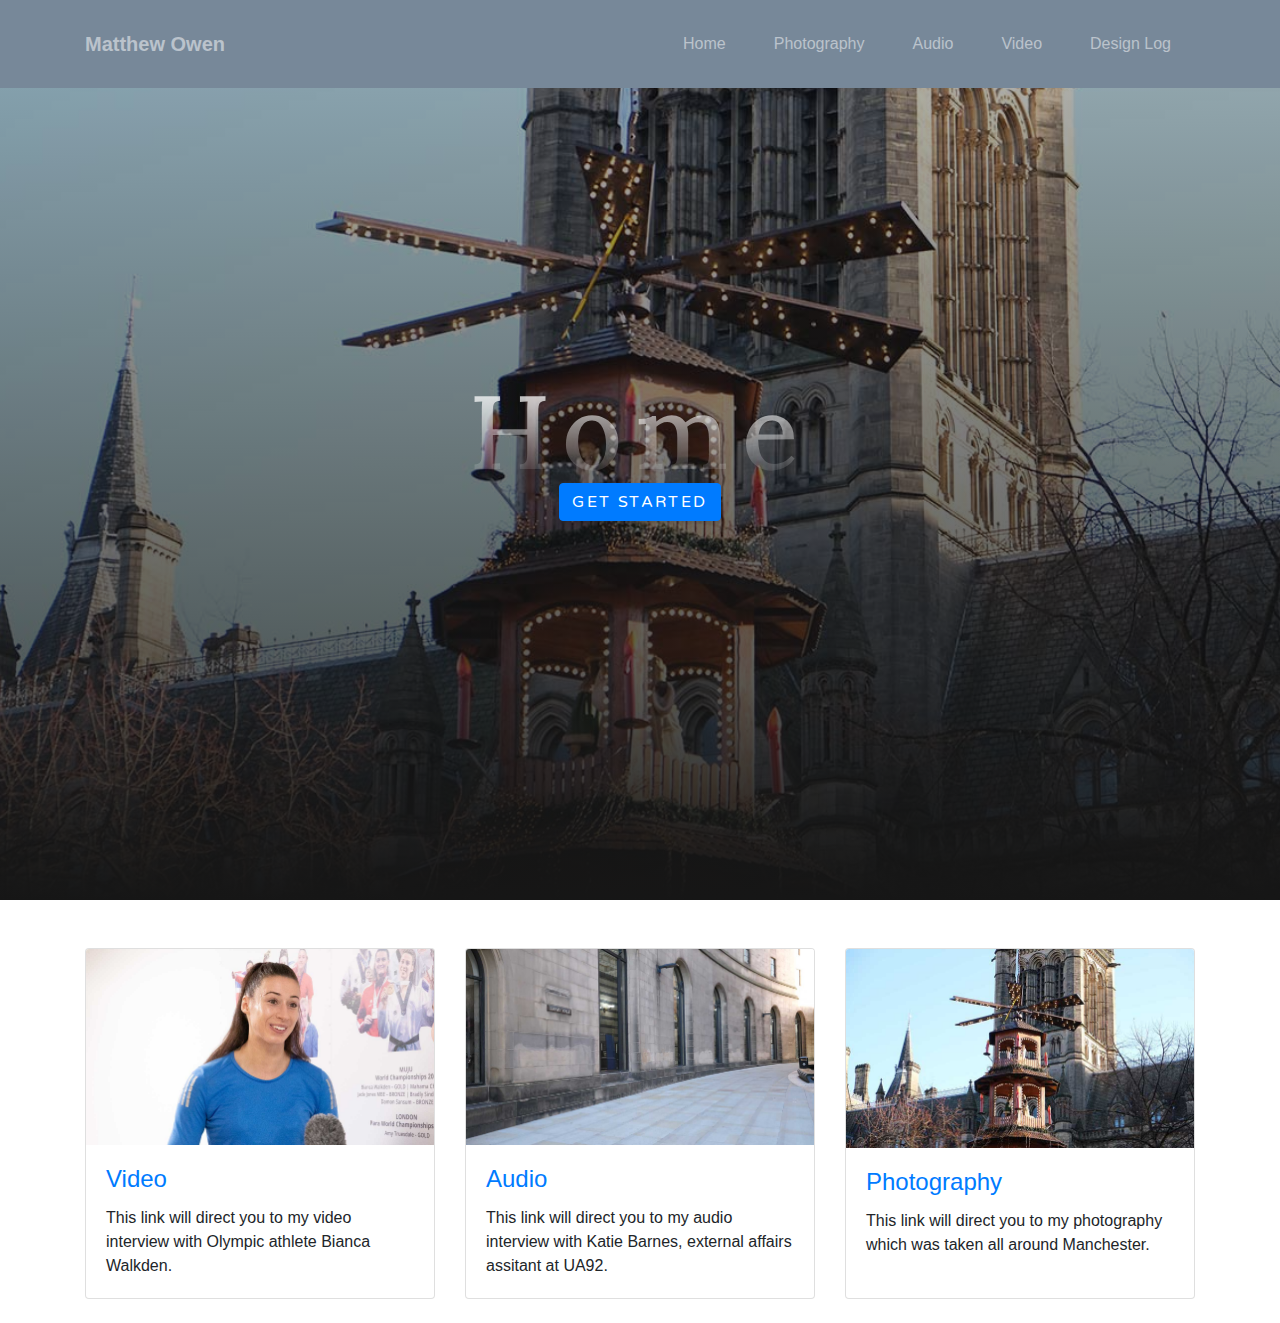
<file: index.html>
<!DOCTYPE html>
<html lang="en">

<head>

  <meta charset="utf-8">
  <meta name="viewport" content="width=device-width, initial-scale=1, shrink-to-fit=no">
  <meta name="description" content="">
  <meta name="author" content="">

  <title>Grayscale - Start Bootstrap Theme</title>

  <!-- Bootstrap core CSS -->
  <link href="vendor/bootstrap/css/bootstrap.min.css" rel="stylesheet">

  <!-- Custom fonts for this template -->
  <link href="vendor/fontawesome-free/css/all.min.css" rel="stylesheet">
  <link href="https://fonts.googleapis.com/css?family=Varela+Round" rel="stylesheet">
  <link href="https://fonts.googleapis.com/css?family=Nunito:200,200i,300,300i,400,400i,600,600i,700,700i,800,800i,900,900i" rel="stylesheet">

  <link href="https://fonts.googleapis.com/css?family=Lora|Nanum+Gothic&display=swap" rel="stylesheet">

  <!-- Custom styles for this template -->
  <link href="css/grayscale.css" rel="stylesheet">

</head>

<body id="page-top">

  <!-- Navigation -->
  <nav class="navbar navbar-expand-lg navbar-light fixed-top" id="mainNav">
    <div class="container">
      <a class="navbar-brand js-scroll-trigger" href="#page-top">Matthew Owen</a>
      <button class="navbar-toggler navbar-toggler-right" type="button" data-toggle="collapse" data-target="#navbarResponsive" aria-controls="navbarResponsive" aria-expanded="false" aria-label="Toggle navigation">
        Menu
        <i class="fas fa-bars"></i>
      </button>
      <div class="collapse navbar-collapse" id="navbarResponsive">
        <ul class="navbar-nav ml-auto">
          <li class="nav-item">
            <li class="nav-item">
              <a class="nav-link" href="index.html">Home</a>
            </li>
            <a class="nav-link" href="photography.html">Photography</a>
          </li>
          <li class="nav-item">
            <a class="nav-link" href="audio.html">Audio</a>
          </li>
          <li class="nav-item">
            <a class="nav-link" href="video.html">Video</a>
          </li>
          <li class="nav-item">
            <a class="nav-link" href="design-log.html">Design Log</a>
          </li>
        </ul>
      </div>
    </div>
  </nav>

  <!-- Header -->
  <header class="masthead">
    <div class="container d-flex h-100 align-items-center">
      <div class="mx-auto text-center">
        <h1 class="mx-auto my-0">Home</h1>

        <a href="#about" class="btn btn-primary js-scroll-trigger">Get Started</a>
      </div>
    </div>
  </header>

  <title>Code Snippet - Three Column</title>

  <!-- Bootstrap core CSS -->
  <link href="vendor/bootstrap/css/bootstrap.min.css" rel="stylesheet">

  </head>

<body>


<!-- Page Content -->
<div class="container mt-5">

  <!-- Page Heading -->


  <div class="row">
    <div class="col-lg-4 col-sm-6 mb-4">
      <div class="card h-100">
        <a href="video.html"><img class="card-img-top" src="img/bianca.jpg" alt="this image shows up a close up of bianca walkden discussing her recent achievemnt"></a>
        <div class="card-body">
          <h4 class="card-title">
            <a href="video.html">Video</a>
          </h4>
          <p class="card-text">This link will direct you to my video interview with Olympic athlete Bianca Walkden.</p>
        </div>
      </div>
    </div>
    <div class="col-lg-4 col-sm-6 mb-4">
      <div class="card h-100">
        <a href="audio.html"><img class="card-img-top" src="img/leading-lines.jpg" alt="this image shows the central libary in manchester, it also shows the walkway to the entrance"></a>
        <div class="card-body">
          <h4 class="card-title">
            <a href="audio.html">Audio</a>
          </h4>
          <p class="card-text">This link will direct you to my audio interview with Katie Barnes, external affairs assitant at UA92.

</p>
        </div>
      </div>
    </div>
    <div class="col-lg-4 col-sm-6 mb-4">
      <div class="card h-100">
        <a href="photography.html"><img class="card-img-top" src="img/xmas-market-final-images.jpg" alt="this image shows the christmas markets in manchester with the town hall in the background"></a>
        <div class="card-body">
          <h4 class="card-title">
            <a href="photography.html">Photography</a>
          </h4>
          <p class="card-text">This link will direct you to my photography which was taken all around Manchester.</p>
        </div>
      </div>




  <!-- Bootstrap core JavaScript -->
  <script src="vendor/jquery/jquery.min.js"></script>
  <script src="vendor/bootstrap/js/bootstrap.bundle.min.js"></script>

  <!-- Plugin JavaScript -->
  <script src="vendor/jquery-easing/jquery.easing.min.js"></script>

  <!-- Custom scripts for this template -->
  <script src="js/grayscale.min.js"></script>

</body>

</html>
</file>
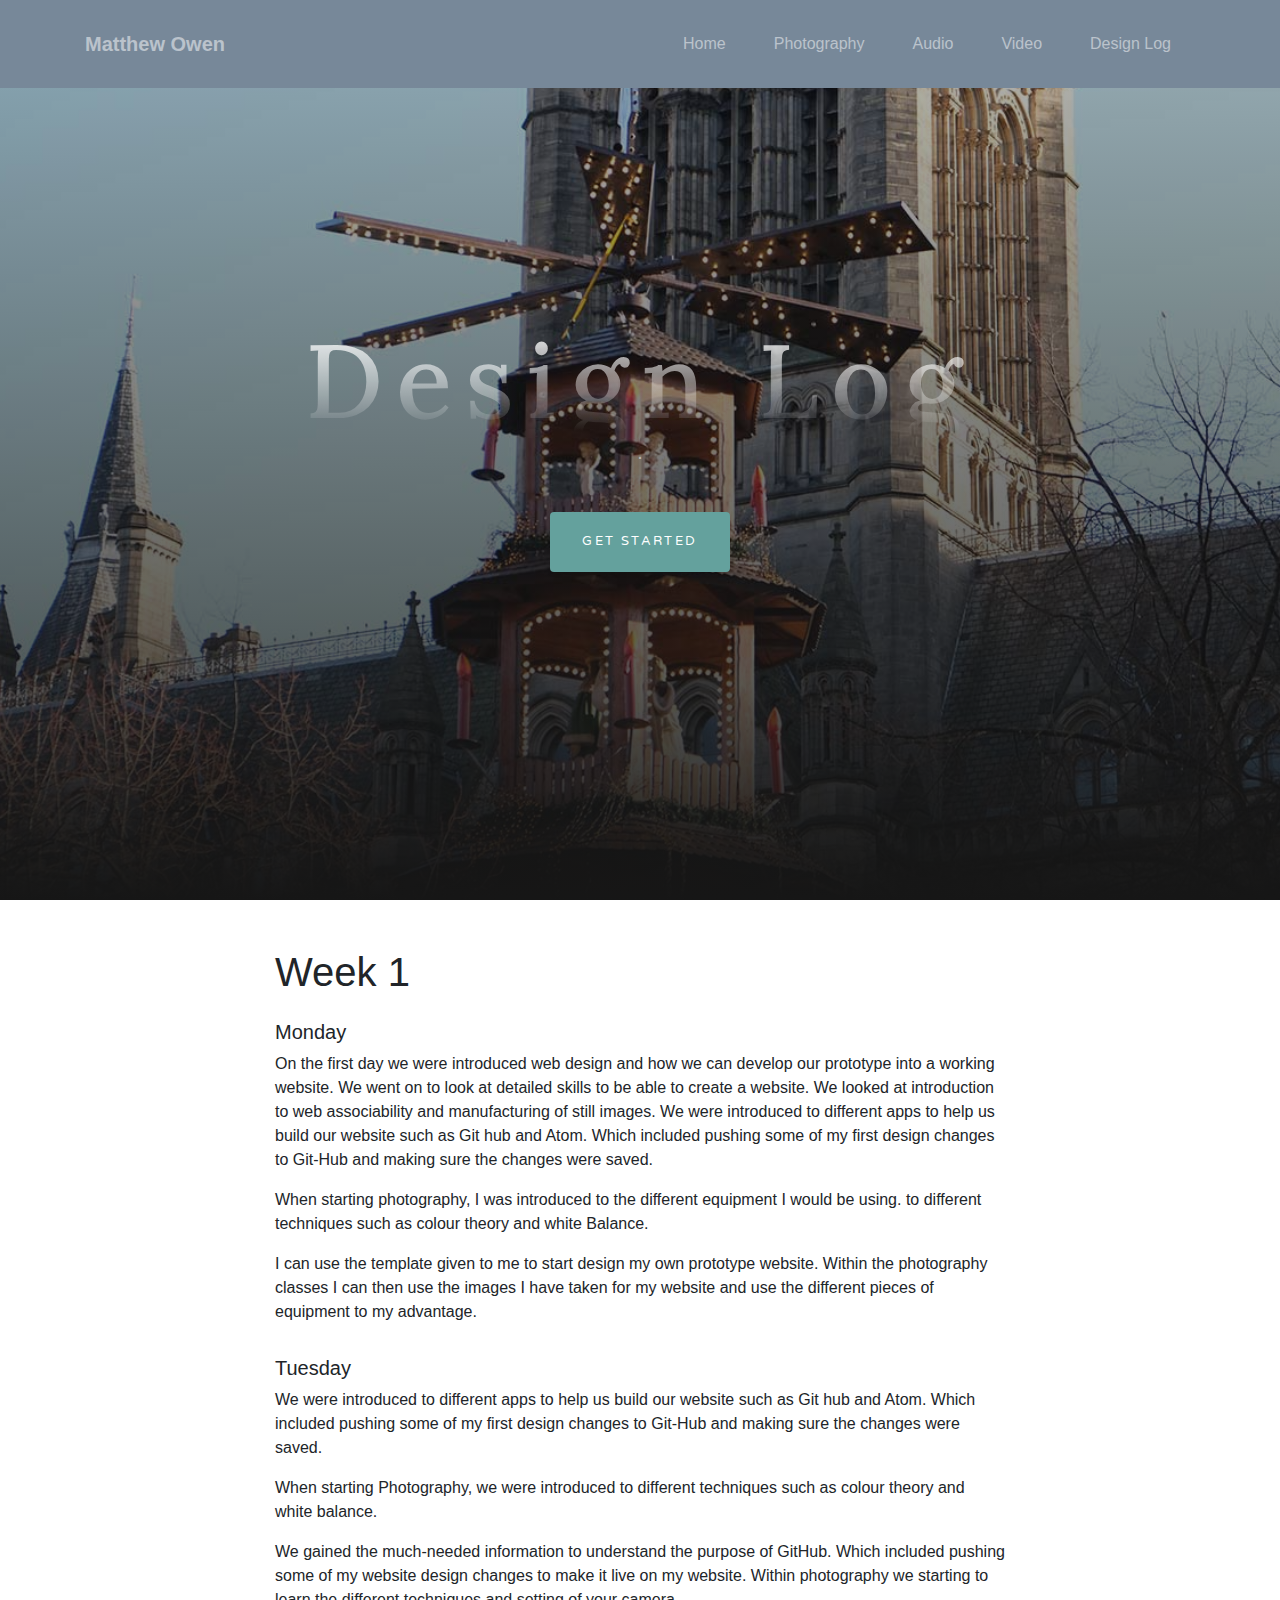
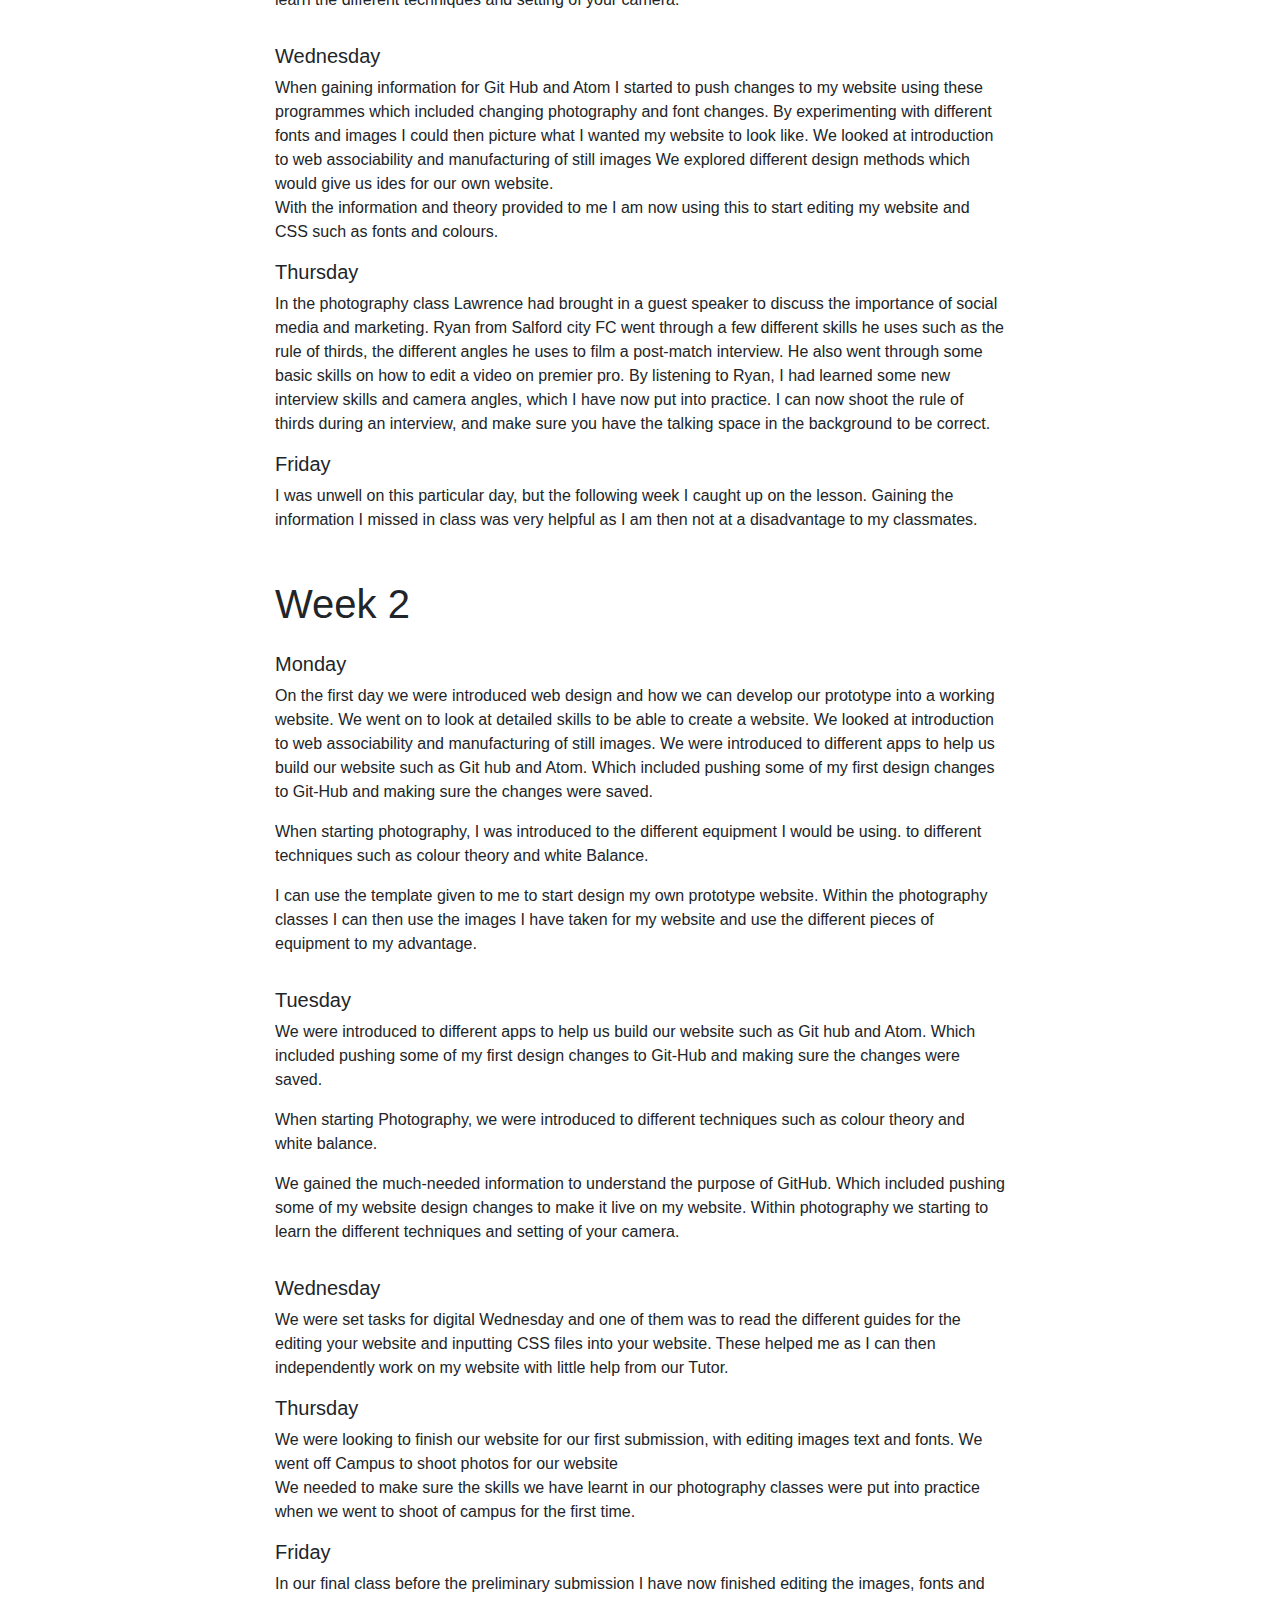
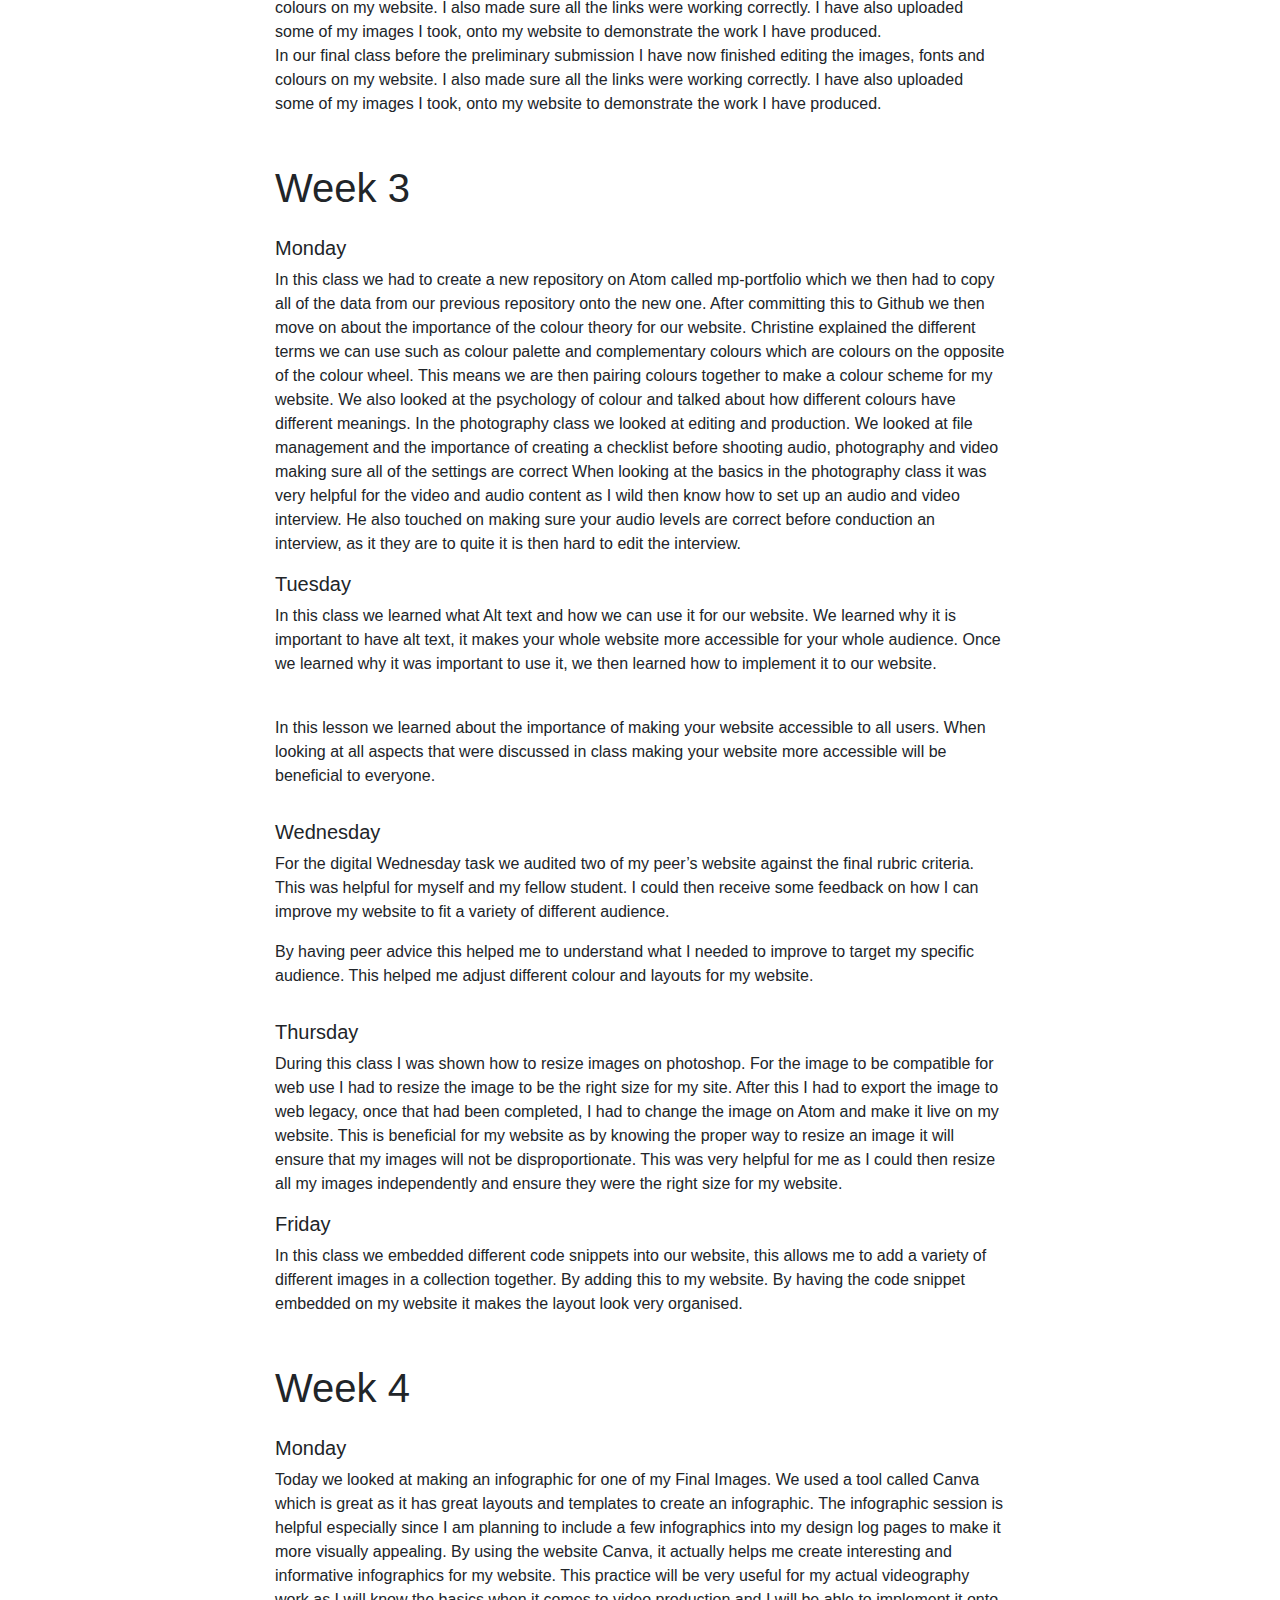
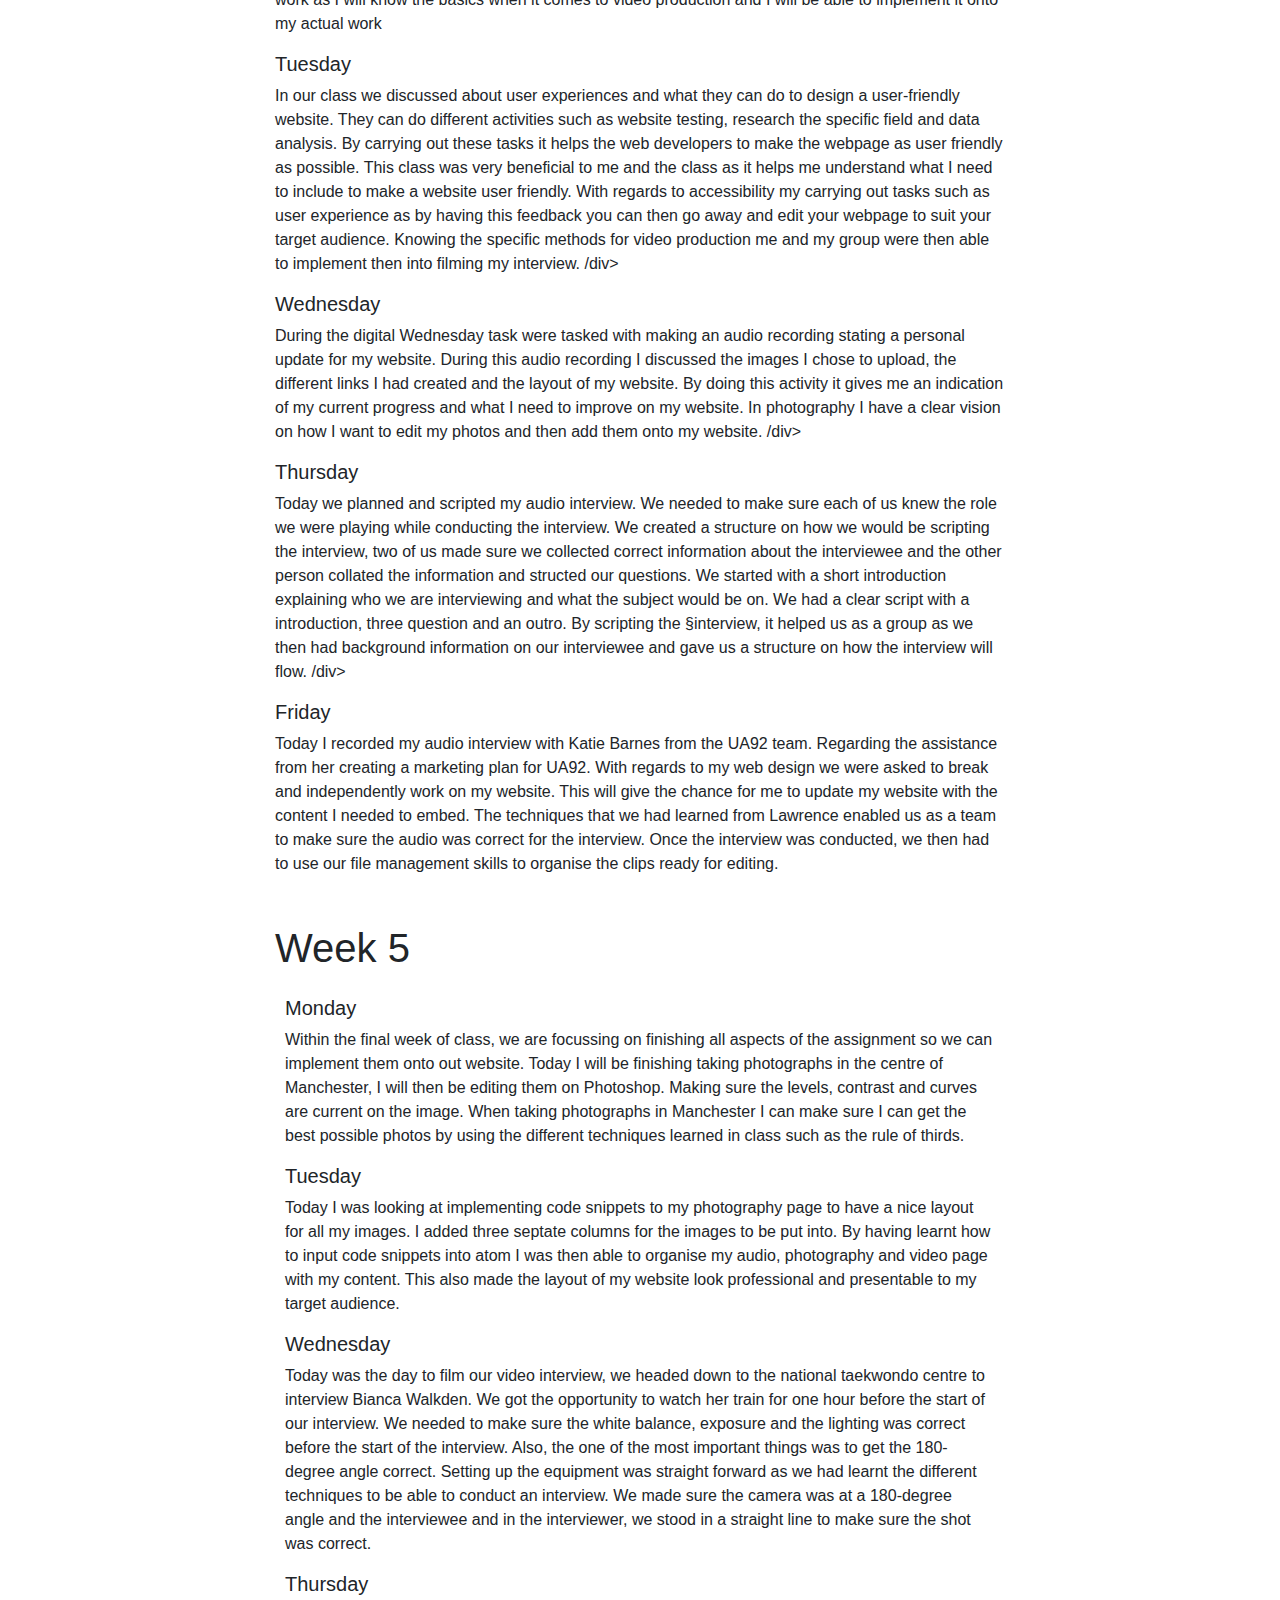
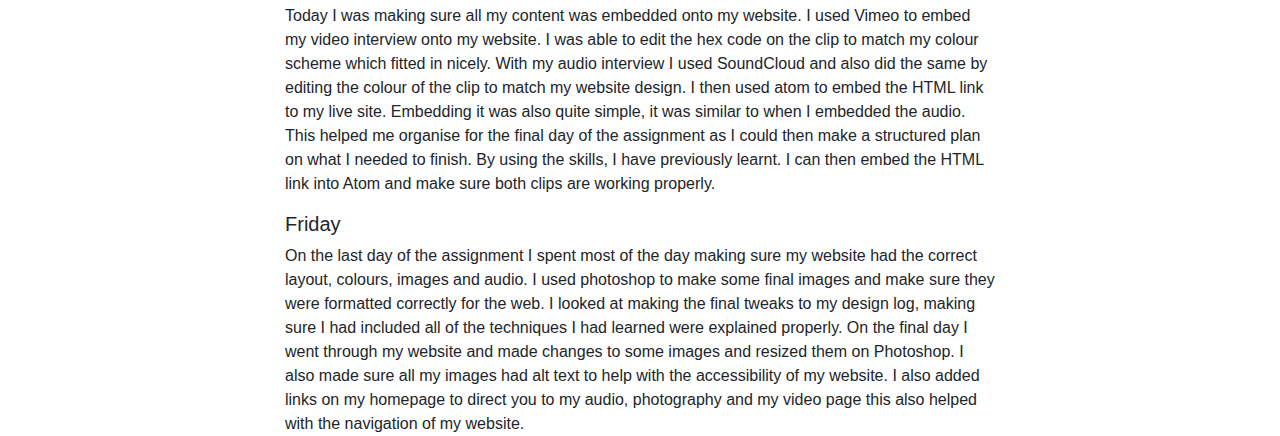
<file: design-log.html>
<!DOCTYPE html>
<html lang="en">

<head>

  <meta charset="utf-8">
  <meta name="viewport" content="width=device-width, initial-scale=1, shrink-to-fit=no">
  <meta name="description" content="">
  <meta name="author" content="">

  <title>Grayscale - Start Bootstrap Theme</title>

  <!-- Bootstrap core CSS -->
  <link href="vendor/bootstrap/css/bootstrap.min.css" rel="stylesheet">

  <!-- Custom fonts for this template -->
  <link href="vendor/fontawesome-free/css/all.min.css" rel="stylesheet">
  <link href="https://fonts.googleapis.com/css?family=Varela+Round" rel="stylesheet">
  <link href="https://fonts.googleapis.com/css?family=Nunito:200,200i,300,300i,400,400i,600,600i,700,700i,800,800i,900,900i" rel="stylesheet">

  <link href="https://fonts.googleapis.com/css?family=Lora|Nanum+Gothic&display=swap" rel="stylesheet">

  <!-- Custom styles for this template -->
  <link href="css/grayscale.css" rel="stylesheet">

</head>

<body id="page-top">

  <!-- Navigation -->
  <nav class="navbar navbar-expand-lg navbar-light fixed-top" id="mainNav">
    <div class="container">
      <a class="navbar-brand js-scroll-trigger" href="#page-top">Matthew Owen</a>
      <button class="navbar-toggler navbar-toggler-right" type="button" data-toggle="collapse" data-target="#navbarResponsive" aria-controls="navbarResponsive" aria-expanded="false" aria-label="Toggle navigation">
        Menu
        <i class="fas fa-bars"></i>
      </button>
      <div class="collapse navbar-collapse" id="navbarResponsive">
        <ul class="navbar-nav ml-auto">
          <li class="nav-item">
            <li class="nav-item">
              <a class="nav-link" href="index.html">Home</a>
            </li>
            <a class="nav-link" href="photography.html">Photography</a>
          </li>
          <li class="nav-item">
            <a class="nav-link" href="audio.html">Audio</a>
          </li>
          <li class="nav-item">
            <a class="nav-link" href="video.html">Video</a>
          </li>
          <li class="nav-item">
            <a class="nav-link" href="design-log.html">Design Log</a>
          </li>
        </ul>
      </div>
    </div>
  </nav>

  <!-- Header -->
  <header class="masthead">
    <div class="container d-flex h-100 align-items-center">
      <div class="mx-auto text-center">
        <h1 class="mx-auto my-0">Design Log</h1>
        <h2 class="text-white-50 mx-auto mt-2 mb-5">.</h2>
        <a href="#about" class="btn btn-primary js-scroll-trigger">Get Started</a>
      </div>
    </div>
  </header>


  <!-- Article Title -->
      <div class="container mt-5">
        <div class="row">
          <div class="col-lg-8 col-md-10 mx-auto">
            <div>
              <h1>Week 1</h1>

            </div>
          </div>
        </div>
      </div>
    <!-- Article Content -->
    <article>
      <div class="container mt-3">
        <div class="row">
          <div class="col-lg-8 col-md-10 mx-auto">
  <h5>Monday</h5>
            <p>On the first day we were introduced web design and how we can develop our prototype into a working website. We went on to look at detailed skills to be able to create a website. We looked at introduction to web associability and manufacturing of still images. We were introduced to different apps to help us build our website such as Git hub and Atom. Which included pushing some of my first design changes to Git-Hub and making sure the changes were saved.</p>
            <p>When starting photography, I was introduced to the different equipment I would be using. to different techniques such as colour theory and white Balance.</p>
            <p>I can use the template given to me to start design my own prototype website. Within the photography classes I can then use the images I have taken for my website and use the different pieces of equipment to my advantage.</p>

          </div>
        </div>
      </div>
    </article>


    <article>
      <div class="container mt-3">
        <div class="row">
          <div class="col-lg-8 col-md-10 mx-auto">
  <h5>Tuesday</h5>

  <p>We were introduced to different apps to help us build our website such as Git hub and Atom. Which included pushing some of my first design changes to Git-Hub and making sure the changes were saved.</p>
  <p>When starting Photography, we were introduced to different techniques such as colour theory and white balance.</p>
  <p>We gained the much-needed information to understand the purpose of GitHub. Which included pushing some of my website design changes to make it live on my website. Within photography we starting to learn the different techniques and setting of your camera.</p>


          </div>
        </div>
      </div>
    </article>


    <article>
      <div class="container mt-3">
        <div class="row">
          <div class="col-lg-8 col-md-10 mx-auto">
  <h5>Wednesday</h5>
  When gaining information for Git Hub and Atom I started to push changes to my website using these programmes which included changing photography and font changes. By experimenting with different fonts and images I could then picture what I wanted my website to look like.
  We looked at introduction to web associability and manufacturing of still images

  We explored different design methods which would give us ides for our own website.


  <br> With the information and theory provided to me I am now using this to start editing my website and CSS such as fonts and colours.





          </div>
        </div>
      </div>
    </article>


    <article>
      <div class="container mt-3">
        <div class="row">
          <div class="col-lg-8 col-md-10 mx-auto">
  <h5>Thursday</h5>
In the photography class Lawrence had brought in a guest speaker to discuss the importance of social media and marketing. Ryan from Salford city FC went through a few different skills he uses such as the rule of thirds, the different angles he uses to film a post-match interview. He also went through some basic skills on how to edit a video on premier pro.

<rb> By listening to Ryan, I had learned some new interview skills and camera angles, which I have now put into practice. I can now shoot the rule of thirds during an interview, and make sure you have the talking space in the background to be correct.

          </div>
        </div>
      </div>
    </article>

    <article>
      <div class="container mt-3">
        <div class="row">
          <div class="col-lg-8 col-md-10 mx-auto">
  <h5>Friday</h5>

I was unwell on this particular day, but the following week I caught up on the lesson.

<rb>Gaining the information I missed in class was very helpful as I am then not at a disadvantage to my classmates.

          </div>
        </div>
      </div>
    </article>



    <!-- Article Title -->
        <div class="container mt-5">
          <div class="row">
            <div class="col-lg-8 col-md-10 mx-auto">
              <div>
                <h1>Week 2</h1>

              </div>
            </div>
          </div>
        </div>


        <article>
          <div class="container mt-3">
            <div class="row">
              <div class="col-lg-8 col-md-10 mx-auto">
      <h5>Monday</h5>
                <p>On the first day we were introduced web design and how we can develop our prototype into a working website. We went on to look at detailed skills to be able to create a website. We looked at introduction to web associability and manufacturing of still images. We were introduced to different apps to help us build our website such as Git hub and Atom. Which included pushing some of my first design changes to Git-Hub and making sure the changes were saved.</p>
                <p>When starting photography, I was introduced to the different equipment I would be using. to different techniques such as colour theory and white Balance.</p>
                <p>I can use the template given to me to start design my own prototype website. Within the photography classes I can then use the images I have taken for my website and use the different pieces of equipment to my advantage.</p>

              </div>
            </div>
          </div>
        </article>


        <article>
          <div class="container mt-3">
            <div class="row">
              <div class="col-lg-8 col-md-10 mx-auto">
      <h5>Tuesday</h5>

      <p>We were introduced to different apps to help us build our website such as Git hub and Atom. Which included pushing some of my first design changes to Git-Hub and making sure the changes were saved.</p>
      <p>When starting Photography, we were introduced to different techniques such as colour theory and white balance.</p>
      <p>We gained the much-needed information to understand the purpose of GitHub. Which included pushing some of my website design changes to make it live on my website. Within photography we starting to learn the different techniques and setting of your camera.</p>


              </div>
            </div>
          </div>
        </article>


        <article>
          <div class="container mt-3">
            <div class="row">
              <div class="col-lg-8 col-md-10 mx-auto">
      <h5>Wednesday</h5>
We were set tasks for digital Wednesday and one of them was to read the different guides for the editing your website and inputting CSS files into your website. These helped me as I can then independently work on my website with little help from our Tutor.

<br>


              </div>
            </div>
          </div>
        </article>


        <article>
          <div class="container mt-3">
            <div class="row">
              <div class="col-lg-8 col-md-10 mx-auto">
      <h5>Thursday</h5>
      We were looking to finish our website for our first submission, with editing images text and fonts.

      We went off Campus to shoot photos for our website

<br> We needed to make sure the skills we have learnt in our photography classes were put into practice when we went to shoot of campus for the first time.

              </div>
            </div>
          </div>
        </article>

        <article>
          <div class="container mt-3">
            <div class="row">
              <div class="col-lg-8 col-md-10 mx-auto">
      <h5>Friday</h5>
In our final class before the preliminary submission I have now finished editing the images, fonts and colours on my website. I also made sure all the links were working correctly. I have also uploaded some of my images I took, onto my website to demonstrate the work I have produced.

<br> In our final class before the preliminary submission I have now finished editing the images, fonts and colours on my website. I also made sure all the links were working correctly. I have also uploaded some of my images I took, onto my website to demonstrate the work I have produced.

              </div>
            </div>
          </div>
        </article>

        <div class="container mt-5">
          <div class="row">
            <div class="col-lg-8 col-md-10 mx-auto">
              <div>
                <h1>Week 3</h1>

              </div>
            </div>
          </div>
        </div>



                      </div>
                    </div>
                  </div>
                </article>


                <article>
                  <div class="container mt-3">
                    <div class="row">
                      <div class="col-lg-8 col-md-10 mx-auto">
              <h5>Monday</h5>

              In this class we had to create a new repository on Atom called mp-portfolio which we then had to copy all of the data from our previous repository onto the new one. After committing this to Github we then move on about the importance of the colour theory for our website. Christine explained the different terms we can use such as colour palette and complementary colours which are colours on the opposite of the colour wheel.  This means we are then pairing colours together to make a colour scheme for my website. We also looked at the psychology of colour and talked about how different colours have different meanings. In the photography class we looked at editing and production. We looked at file management and the importance of creating a checklist before shooting audio, photography and video making sure all of the settings are correct

              <rb> When looking at the basics in the photography class it was very helpful for the video and audio content as I wild then know how to set up an audio and video interview. He also touched on making sure your audio levels are correct before conduction an interview, as it they are to quite it is then hard to edit the interview.

                            </div>
                          </div>
                        </div>
                      </article>


                      <article>
                        <div class="container mt-3">
                          <div class="row">
                            <div class="col-lg-8 col-md-10 mx-auto">
                    <h5>Tuesday</h5>
   <p>In this class we learned what Alt text and how we can use it for our website. We learned why it is important to have alt text, it makes your whole website more accessible for your whole audience. Once we learned why it was important to use it, we then learned how to implement it to our website.</p>

<br> <p>In this lesson we learned about the importance of making your website accessible to all users. When looking at all aspects that were discussed in class making your website more accessible will be beneficial to everyone.</p>

                            </div>
                          </div>
                        </div>
                      </article>

                    </div>
                  </div>
                  </div>
                  </article>

                  <article>
                  <div class="container mt-3">
                  <div class="row">
                    <div class="col-lg-8 col-md-10 mx-auto">
                  <h5>Wednesday</h5>

<p>For the digital Wednesday task we audited two of my peer’s website against the final rubric criteria. This was helpful for myself and my fellow student. I could then receive some feedback on how I can improve my website to fit a variety of different audience. <p>

<rb> By having peer advice this helped me to understand what I needed to improve to target my specific audience. This helped me adjust different colour and layouts for my website.


</article>
  <article>
    <div class="container mt-3">
      <div class="row">
        <div class="col-lg-8 col-md-10 mx-auto">
  <h5>Thursday</h5>
During this class I was shown how to resize images on photoshop. For the image to be compatible for web use I had to resize the image to be the right size for my site. After this I had to export the image to web legacy, once that had been completed, I had to change the image on Atom and make it live on my website.

<rb>This is beneficial for my website as by knowing the proper way to resize an image it will ensure that my images will not be disproportionate.

This was very helpful for me as I could then resize all my images independently and ensure they were the right size for my website.



</article>
  <article>
    <div class="container mt-3">
      <div class="row">
        <div class="col-lg-8 col-md-10 mx-auto">
  <h5>Friday</h5>

  In this class we embedded different code snippets into our website, this allows me to add a variety of different images in a collection together. By adding this to my website.

  <rb> By having the code snippet embedded on my website it makes the layout look very organised.



                </div>
              </div>
            </div>
          </article>

          <div class="container mt-5">
            <div class="row">
              <div class="col-lg-8 col-md-10 mx-auto">
                <div>
                  <h1>Week 4</h1>

                </div>
              </div>
            </div>
          </div>

        </article>
          <article>
            <div class="container mt-3">
              <div class="row">
                <div class="col-lg-8 col-md-10 mx-auto">
          <h5>Monday</h5>


Today we looked at making an infographic for one of my Final Images. We used a tool called Canva which is great as it has great layouts and templates to create an infographic.

<rb> The infographic session is helpful especially since I am planning to include a few infographics into my design log pages to make it more visually appealing. By using the website Canva, it actually helps me create interesting and informative infographics for my website.

This practice will be very useful for my actual videography work as I will know the basics when it comes to video production and I will be able to implement it onto my actual work



</div>
</div>
</div>
</div>

</article>
<article>
<div class="container mt-3">
<div class="row">
<div class="col-lg-8 col-md-10 mx-auto">
<h5>Tuesday</h5>

In our class we discussed about user experiences and what they can do to design a user-friendly website. They can do different activities such as website testing, research the specific field and data analysis. By carrying out these tasks it helps the web developers to make the webpage as user friendly as possible.

<rb> This class was very beneficial to me and the class as it helps me understand what I need to include to make a website user friendly. With regards to accessibility my carrying out tasks such as user experience as by having this feedback you can then go away and edit your webpage to suit your target audience.

Knowing the specific methods for video production me and my group were then able to implement then into filming my interview.


/div>
</div>
</div>
</div>

</article>
<article>
<div class="container mt-3">
<div class="row">
<div class="col-lg-8 col-md-10 mx-auto">
<h5>Wednesday</h5>

During the digital Wednesday task were tasked with making an audio recording stating a personal update for my website. During this audio recording I discussed the images I chose to upload, the different links I had created and the layout of my website.

<rb> By doing this activity it gives me an indication of my current progress and what I need to improve on my website. In photography I have a clear vision on how I want to edit my photos and then add them onto my website.


  /div>
  </div>
  </div>
  </div>

  </article>
  <article>
  <div class="container mt-3">
  <div class="row">
  <div class="col-lg-8 col-md-10 mx-auto">
  <h5>Thursday</h5>
Today we planned and scripted my audio interview. We needed to make sure each of us knew the role we were playing while conducting the interview. We created a structure on how we would be scripting the interview, two of us made sure we collected correct information about the interviewee and the other person collated the information and structed our questions. We started with a short introduction explaining who we are interviewing and what the subject would be on. We had a clear script with a introduction, three question and an outro.

<rb> By scripting the §interview, it helped us as a group as we then had background information on our interviewee and gave us a structure on how the interview will flow.


  /div>
  </div>
  </div>
  </div>

  </article>
  <article>
  <div class="container mt-3">
  <div class="row">
  <div class="col-lg-8 col-md-10 mx-auto">
  <h5>Friday</h5>

  Today I recorded my audio interview with Katie Barnes from the UA92 team. Regarding the assistance from her creating a marketing plan for UA92. With regards to my web design we were asked to break and independently work on my website.

  <rb> This will give the chance for me to update my website with the content I needed to embed.

The techniques that we had learned from Lawrence enabled us as a team to make sure the audio was correct for the interview. Once the interview was conducted, we then had to use our file management skills to organise the clips ready for editing.


</div>
</div>
</div>
</article>

<div class="container mt-5">
<div class="row">
<div class="col-lg-8 col-md-10 mx-auto">
<div>
  <h1>Week 5</h1>


  </div>
  </div>
  </div>

  </article>
  <article>
  <div class="container mt-3">
  <div class="row">
  <div class="col-lg-8 col-md-10 mx-auto">
  <h5>Monday</h5>

  Within the final week of class, we are focussing on finishing all aspects of the assignment so we can implement them onto out website. Today I will be finishing taking photographs in the centre of Manchester, I will then be editing them on Photoshop. Making sure the levels, contrast and curves are current on the image.

  <rb> When taking photographs in Manchester I can make sure I can get the best possible photos by using the different techniques learned in class such as the rule of thirds.

  </div>
  </div>
  </div>

  </article>
  <article>
  <div class="container mt-3">
  <div class="row">
  <div class="col-lg-8 col-md-10 mx-auto">
  <h5>Tuesday</h5>

  Today I was looking at implementing code snippets to my photography page to have a nice layout for all my images.  I added three septate columns for the images to be put into.

  <rb> By having learnt how to input code snippets into atom I was then able to organise my audio, photography and video page with my content. This also made the layout of my website look professional and presentable to my target audience.


  </div>
  </div>
  </div>

  </article>
  <article>
  <div class="container mt-3">
  <div class="row">
  <div class="col-lg-8 col-md-10 mx-auto">
  <h5>Wednesday</h5>

  Today was the day to film our video interview, we headed down to the national taekwondo centre to interview Bianca Walkden. We got the opportunity to watch her train for one hour before the start of our interview. We needed to make sure the white balance, exposure and the lighting was correct before the start of the interview. Also, the one of the most important things was to get the 180-degree angle correct.

  <rb> Setting up the equipment was straight forward as we had learnt the different techniques to be able to conduct an interview. We made sure the camera was at a 180-degree angle and the interviewee and in the interviewer, we stood in a straight line to make sure the shot was correct.

  </div>
  </div>
  </div>

  </article>
  <article>
  <div class="container mt-3">
  <div class="row">
  <div class="col-lg-8 col-md-10 mx-auto">
  <h5>Thursday</h5>

  Today I was making sure all my content was embedded onto my website. I used Vimeo to embed my video interview onto my website. I was able to edit the hex code on the clip to match my colour scheme which fitted in nicely. With my audio interview I used SoundCloud and also did the same by editing the colour of the clip to match my website design. I then used atom to embed the HTML link to my live site.

  <rb> Embedding it was also quite simple, it was similar to when I embedded the audio. This helped me organise for the final day of the assignment as I could then make a structured plan on what I needed to finish. By using the skills, I have previously learnt. I can then embed the HTML link into Atom and make sure both clips are working properly.

  </div>
  </div>
  </div>

  </article>
  <article>
  <div class="container mt-3">
  <div class="row">
  <div class="col-lg-8 col-md-10 mx-auto">
  <h5>Friday</h5>

  On the last day of the assignment I spent most of the day making sure my website had the correct layout, colours, images and audio. I used photoshop to make some final images and make sure they were formatted correctly for the web. I looked at making the final tweaks to my design log, making sure I had included all of the techniques I had learned were explained properly.

  <rb> On the final day I went through my website and made changes to some images and resized them on Photoshop. I also made sure all my images had alt text to help with the accessibility of my website. I also added links on my homepage to direct you to my audio, photography and my video page this also helped with the navigation of my website.



</html>
</file>
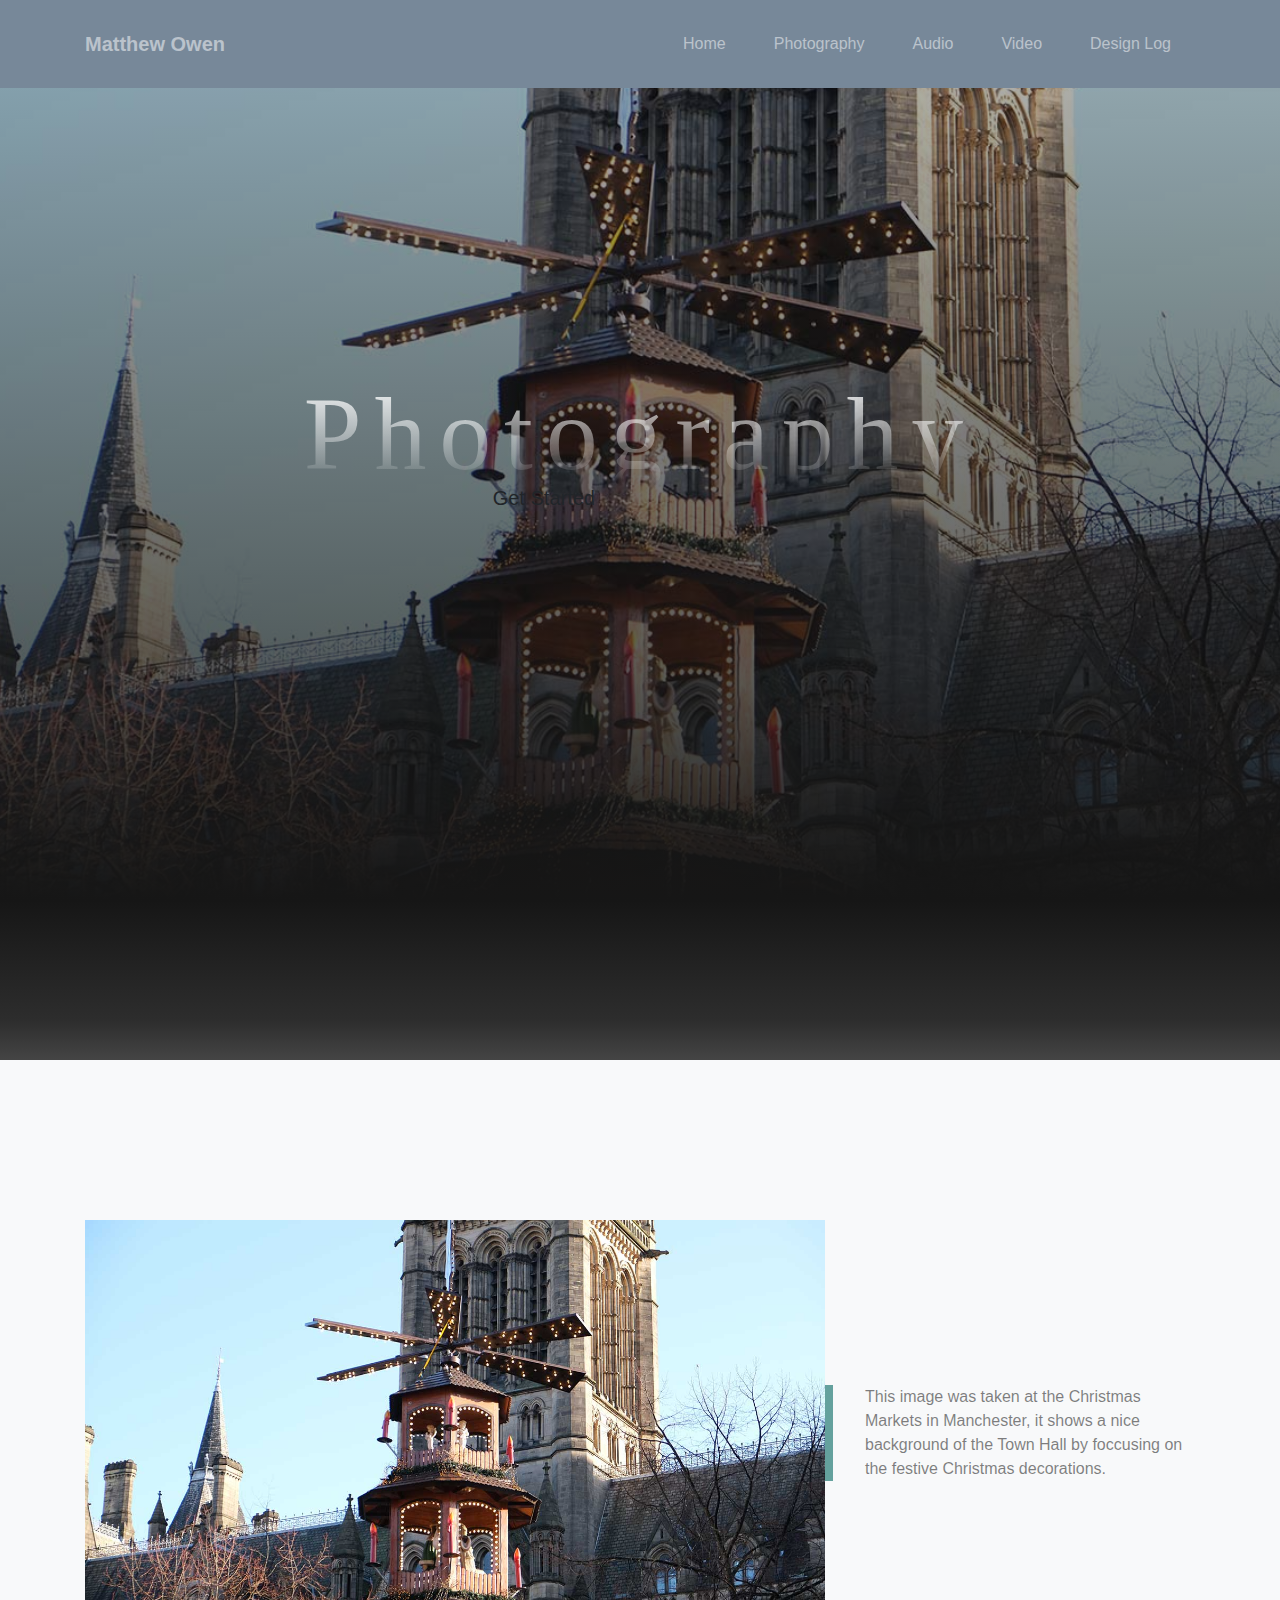
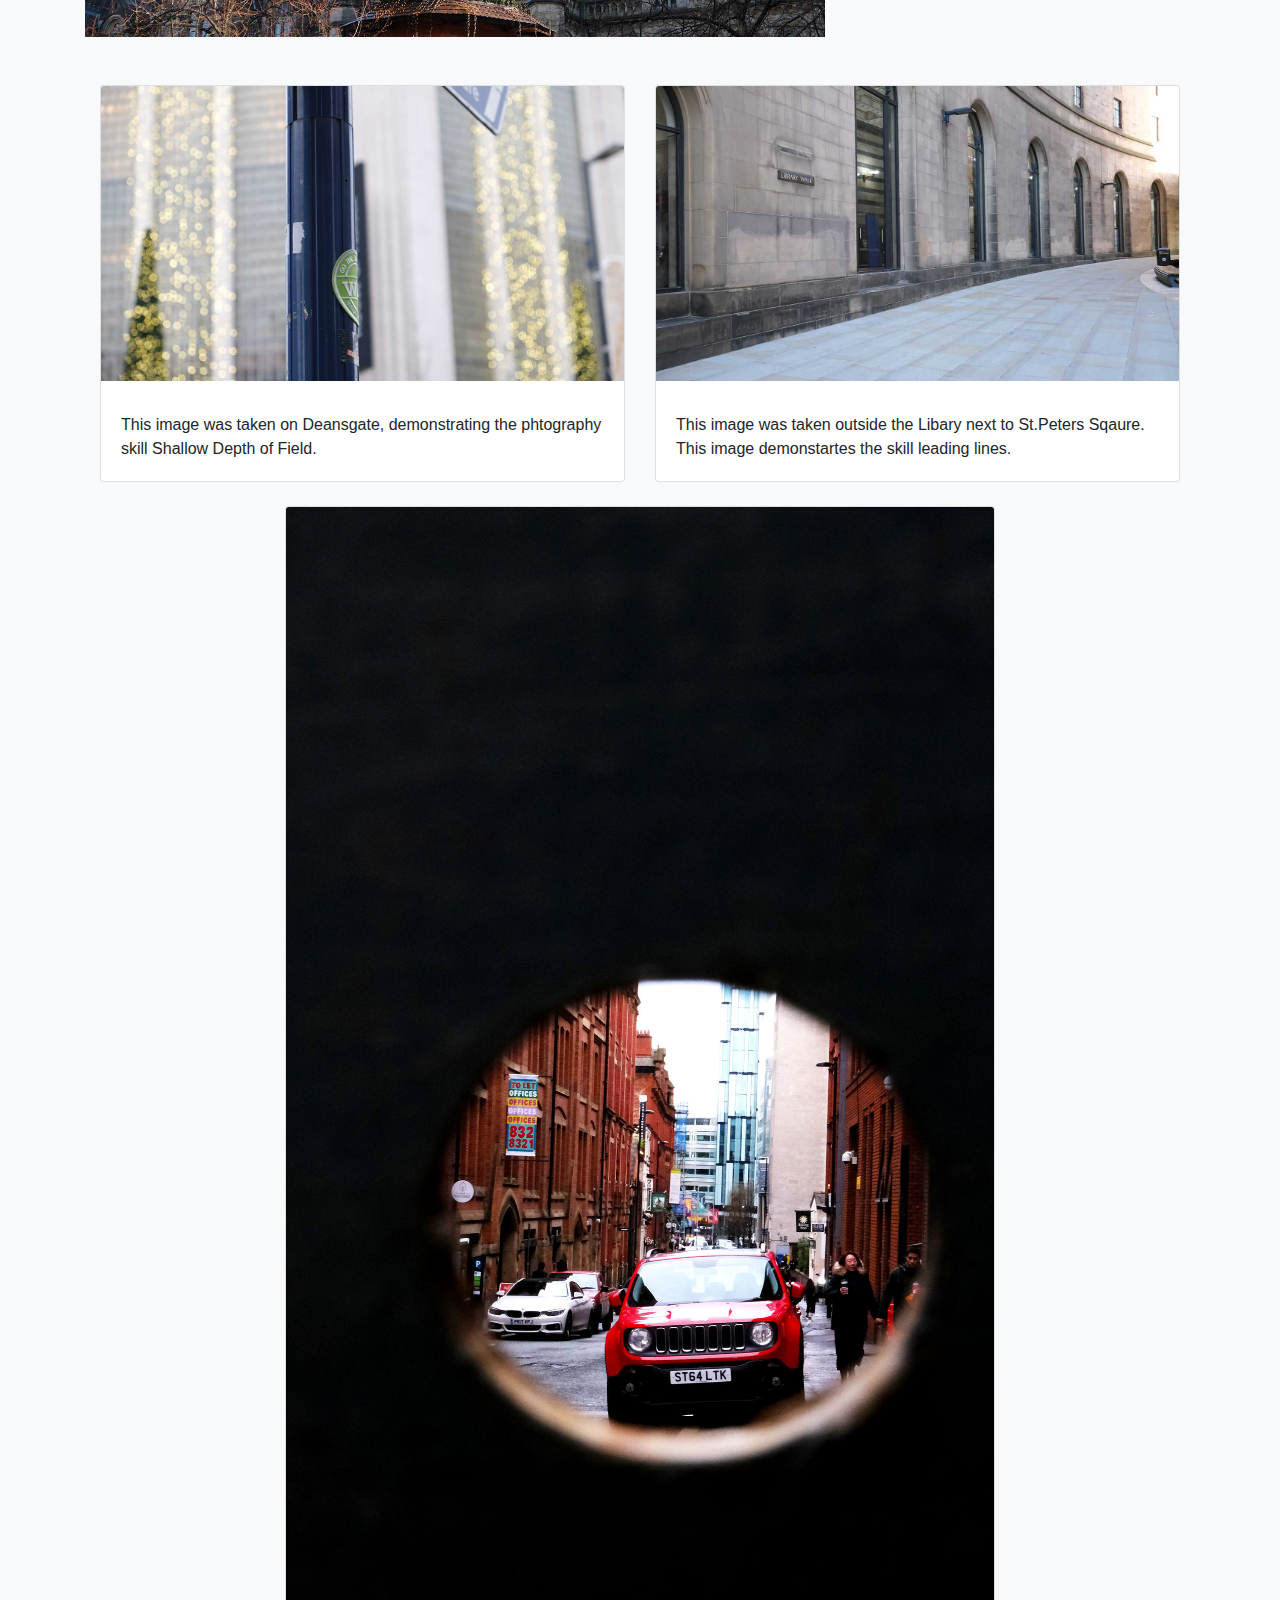
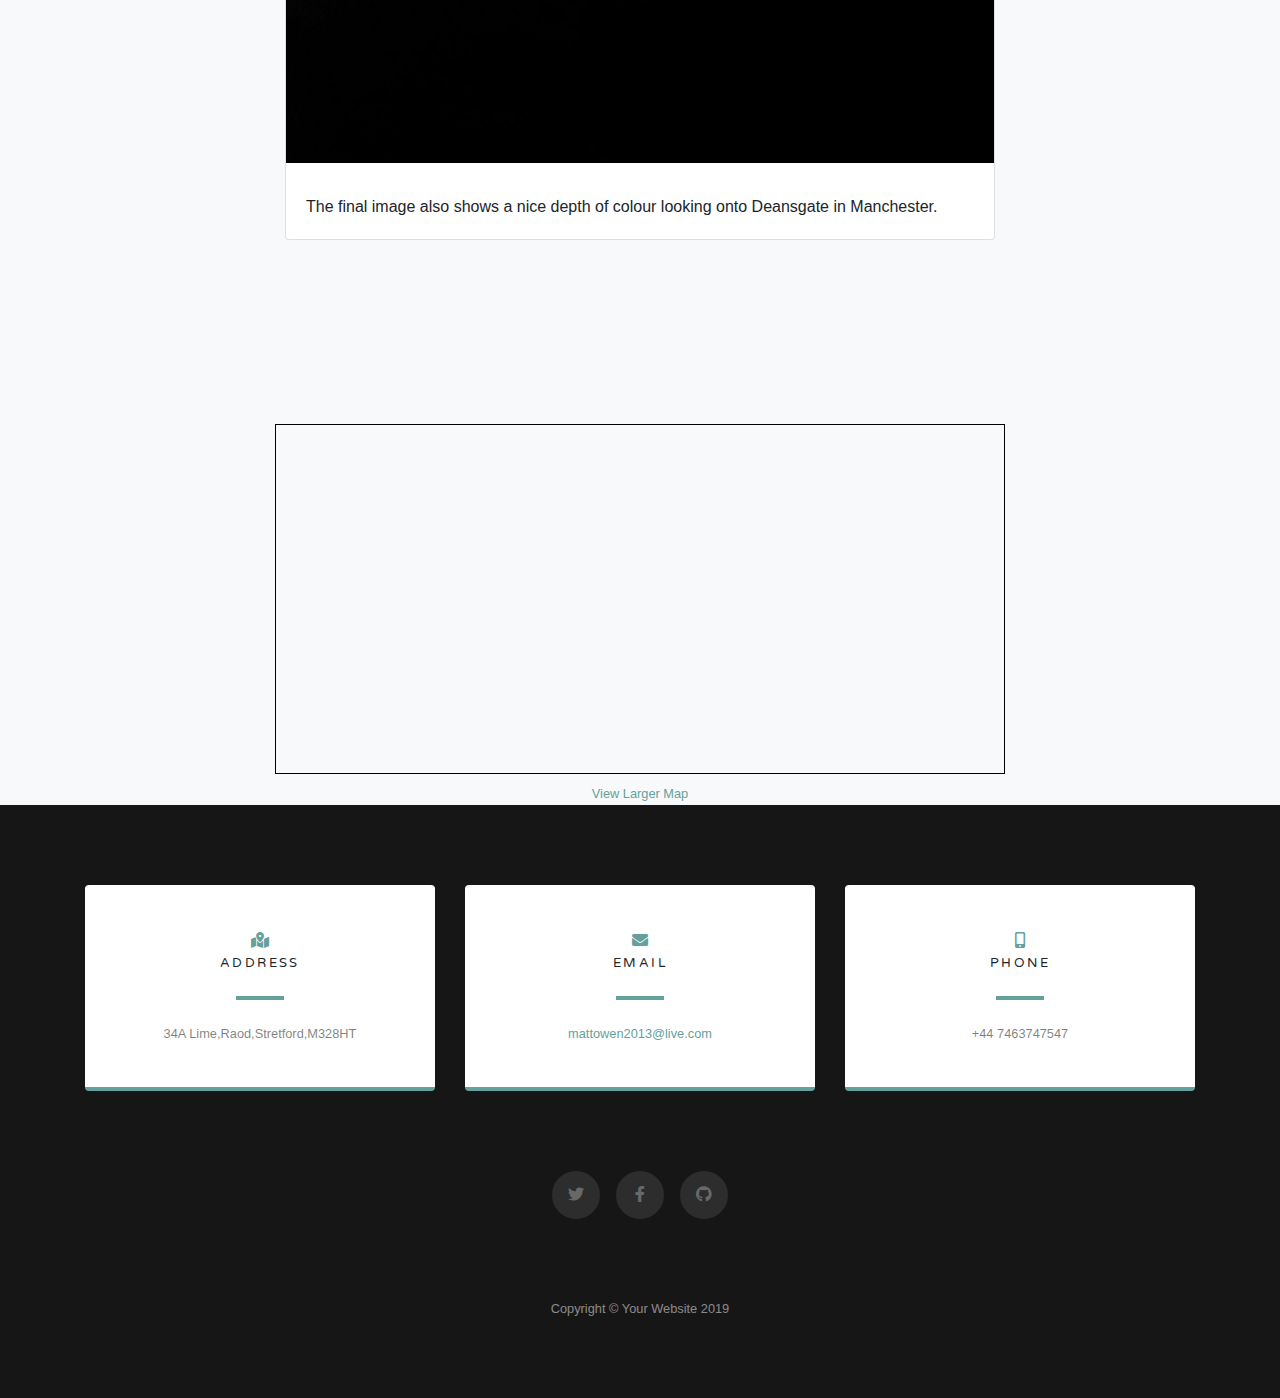
<file: photography.html>
<!DOCTYPE html>
<html lang="en">

<head>

  <meta charset="utf-8">
  <meta name="viewport" content="width=device-width, initial-scale=1, shrink-to-fit=no">
  <meta name="description" content="">
  <meta name="author" content="">

  <title>Grayscale - Start Bootstrap Theme</title>

  <!-- Bootstrap core CSS -->
  <link href="vendor/bootstrap/css/bootstrap.min.css" rel="stylesheet">

  <!-- Custom fonts for this template -->
  <link href="vendor/fontawesome-free/css/all.min.css" rel="stylesheet">
  <link href="https://fonts.googleapis.com/css?family=Varela+Round" rel="stylesheet">
  <link href="https://fonts.googleapis.com/css?family=Nunito:200,200i,300,300i,400,400i,600,600i,700,700i,800,800i,900,900i" rel="stylesheet">


<link href="https://fonts.googleapis.com/css?family=Noto+Serif+JP&display=swap" rel="stylesheet">

  <!-- Custom styles for this template -->
  <link href="css/grayscale.css" rel="stylesheet">

</head>

<body id="page-top">

  <!-- Navigation -->
  <!-- Navigation -->
  <nav class="navbar navbar-expand-lg navbar-light fixed-top" id="mainNav">
    <div class="container">
      <a class="navbar-brand js-scroll-trigger" href="#page-top">Matthew Owen</a>
      <button class="navbar-toggler navbar-toggler-right" type="button" data-toggle="collapse" data-target="#navbarResponsive" aria-controls="navbarResponsive" aria-expanded="false" aria-label="Toggle navigation">
        Menu
        <i class="fas fa-bars"></i>
      </button>
      <div class="collapse navbar-collapse" id="navbarResponsive">
        <ul class="navbar-nav ml-auto">
          <li class="nav-item">
            <li class="nav-item">
              <a class="nav-link" href="index.html">Home</a>
            </li>
            <a class="nav-link" href="photography.html">Photography</a>
          </li>
          <li class="nav-item">
            <a class="nav-link" href="audio.html">Audio</a>
          </li>
          <li class="nav-item">
            <a class="nav-link" href="video.html">Video</a>
          </li>
          <li class="nav-item">
            <a class="nav-link" href="design-log.html">Design Log</a>
          </li>
        </ul>
      </div>
    </div>
  </nav>

  <!-- Header -->
  <header class="masthead">
    <div class="container d-flex h-100 align-items-center">
      <div class="mx-auto text-center">
        <h1 class="mx-auto my-0">Photography</h1>
        <h2 class
        <a href="#about" class="btn btn-primary js-scroll-trigger">Get Started</a>
      </div>
    </div>
  </header>

  <!-- About Section -->
  <section id="about" class="about-section text-center">
    <div class="container">
      <div class="row">

      </div>

    </div>
  </section>

  <!-- Projects Section -->
  <section id="projects" class="projects-section bg-light">
    <div class="container">

      <!-- Featured Project Row -->
      <div class="row align-items-center no-gutters mb-4 mb-lg-5">
        <div class="col-xl-8 col-lg-7">
          <img class="img-fluid mb-3 mb-lg-0" src="img/xmas-market-final-image.jpg" alt="this image shows a shot of the christmas markets, with the town hall in the background">
        </div>
        <div class="col-xl-4 col-lg-5">
          <div class="featured-text text-center text-lg-left">
            <h4></h4>
            <p class="text-black-50 mb-0">This image was taken at the Christmas Markets in Manchester, it shows a nice background of the Town Hall by foccusing on the festive Christmas decorations.
          </div>
        </div>
      </div>



      <!-- Page Content -->
      <div class="container mt-5">

        <!-- Page Heading -->

        <div class="row">
          <div class="col-lg-6 mb-4">
            <div class="card h-100">
            <img class="card-img-top" src="img/deansgate.jpg" alt="this image shows an image of deansgate in manchester with the christmas ligts in the background ">
              <div class="card-body">
                <h4 class="card-title">

                </h4>
                <p class="card-text">This image was taken on Deansgate, demonstrating the phtography skill Shallow Depth of Field.</p>
              </div>
            </div>
          </div>
          <div class="col-lg-6 mb-4">
            <div class="card h-100">
              <img class="card-img-top" src="img/leading-lines.jpg" alt="this image shows the central libary in manchetser. it also shows the walk way into the entrance to the libary">
              <div class="card-body">
                <h4 class="card-title">

                </h4>
                <p class="card-text">This image was taken outside the Libary next to St.Peters Sqaure. This image demonstartes the skill leading lines.</p>
              </div>
            </div>
          </div>
          <div class="col-lg-2 mb-4">

          </div>
          <div class="col-lg-8 mb-4">
            <div class="card h-100">
              <img class="card-img-top" src="img/key-hole.jpg" alt="this image shows an image taken in a key hole, showing the walkway on to deangate manchester">
              <div class="card-body">
                <h4 class="card-title">

                </h4>
                <p class="card-text">The final image also shows a nice depth of colour looking onto Deansgate in Manchester.</p>
              </div>
            </div>
          </div>
          <div class="col-lg-2 mb-4">

          </div>

    </div>
  </section>
<section class="bg-light">
  <div class="container">
      <div class="row">
        <div class="col-md-2">
        </div>
        <div class="col-md-8 text-center">
        <iframe width="100%" height="350" frameborder="0" scrolling="no" marginheight="0" marginwidth="0" src="https://www.openstreetmap.org/export/embed.html?bbox=-2.238312005865737%2C53.4812592737767%2C-2.228269815313979%2C53.48570270649766&amp;layer=mapnik" style="border: 1px solid black"></iframe><br/><small><a href="https://www.openstreetmap.org/?mlat=53.48032&amp;mlon=-2.24619#map=19/53.48032/-2.24619">View Larger Map</a></small>
        </div>
        <div class="col-md-2">
        </div>
      </div>
    </div>
</section>




  <!-- Contact Section -->
  <section class="contact-section bg-black">
    <div class="container">

      <div class="row">

        <div class="col-md-4 mb-3 mb-md-0">
          <div class="card py-4 h-100">
            <div class="card-body text-center">
              <i class="fas fa-map-marked-alt text-primary mb-2"></i>
              <h4 class="text-uppercase m-0">Address</h4>
              <hr class="my-4">
              <div class="small text-black-50">34A Lime,Raod,Stretford,M328HT </div>
            </div>
          </div>
        </div>

        <div class="col-md-4 mb-3 mb-md-0">
          <div class="card py-4 h-100">
            <div class="card-body text-center">
              <i class="fas fa-envelope text-primary mb-2"></i>
              <h4 class="text-uppercase m-0">Email</h4>
              <hr class="my-4">
              <div class="small text-black-50">
                <a href="#">mattowen2013@live.com</a>
              </div>
            </div>
          </div>
        </div>

        <div class="col-md-4 mb-3 mb-md-0">
          <div class="card py-4 h-100">
            <div class="card-body text-center">
              <i class="fas fa-mobile-alt text-primary mb-2"></i>
              <h4 class="text-uppercase m-0">Phone</h4>
              <hr class="my-4">
              <div class="small text-black-50">+44 7463747547</div>
            </div>
          </div>
        </div>
      </div>

      <div class="social d-flex justify-content-center">
        <a href="#" class="mx-2">
          <i class="fab fa-twitter"></i>
        </a>
        <a href="#" class="mx-2">
          <i class="fab fa-facebook-f"></i>
        </a>
        <a href="#" class="mx-2">
          <i class="fab fa-github"></i>
        </a>
      </div>

    </div>
  </section>

  <!-- Footer -->
  <footer class="bg-black small text-center text-white-50">
    <div class="container">
      Copyright &copy; Your Website 2019
    </div>
  </footer>

  <!-- Bootstrap core JavaScript -->
  <script src="vendor/jquery/jquery.min.js"></script>
  <script src="vendor/bootstrap/js/bootstrap.bundle.min.js"></script>

  <!-- Plugin JavaScript -->
  <script src="vendor/jquery-easing/jquery.easing.min.js"></script>

  <!-- Custom scripts for this template -->
  <script src="js/grayscale.min.js"></script>

</body>

</html>
</file>
<file: css/grayscale.css>
/*!
 * Start Bootstrap - Grayscale v5.0.9 (https://startbootstrap.com/template-overviews/grayscale)
 * Copyright 2013-2019 Start Bootstrap
 * Licensed under MIT (https://github.com/BlackrockDigital/startbootstrap-grayscale/blob/master/LICENSE)
 */

#mainNav {
  min-height: 56px;
  background-color: #fff;
}

#mainNav .navbar-toggler {
  font-size: 80%;
  padding: 0.75rem;
  color: #64a19d;
  border: 1px solid #64a19d;
}

#mainNav .navbar-toggler:focus {
  outline: none;
}

#mainNav .navbar-brand {
  color: #161616;
  font-weight: 700;
  padding: .9rem 0;
}

#mainNav .navbar-nav .nav-item:hover {
  color: fade(white, 80%);
  outline: none;
  background-color: transparent;
}

#mainNav .navbar-nav .nav-item:active, #mainNav .navbar-nav .nav-item:focus {
  outline: none;
  background-color: transparent;
}

@media (min-width: 992px) {
  #mainNav {
    padding-top: 0;
    padding-bottom: 0;
    border-bottom: none;
    background-color: #778899;
    transition: background-color 0.3s ease-in-out;
  }
  #mainNav .navbar-brand {
    padding: .5rem 0;
    color: rgba(255, 255, 255, 0.5);
  }
  #mainNav .nav-link {
    transition: none;
    padding: 2rem 1.5rem;
    color: rgba(255, 255, 255, 0.5);
  }
  #mainNav .nav-link:hover {
    color: rgba(255, 255, 255, 0.75);
  }
  #mainNav .nav-link:active {
    color: white;
  }
  #mainNav.navbar-shrink {
    background-color: #fff;
  }
  #mainNav.navbar-shrink .navbar-brand {
    color: #161616;
  }
  #mainNav.navbar-shrink .nav-link {
    color: #161616;
    padding: 1.5rem 1.5rem 1.25rem;
    border-bottom: 0.25rem solid transparent;
  }
  #mainNav.navbar-shrink .nav-link:hover {
    color: #64a19d;
  }
  #mainNav.navbar-shrink .nav-link:active {
    color: #467370;
  }
  #mainNav.navbar-shrink .nav-link.active {
    color: #64a19d;
    outline: none;
    border-bottom: 0.25rem solid #64a19d;
  }
}

.masthead {
  position: relative;
  width: 100%;
  height: auto;
  min-height: 35rem;
  padding: 15rem 0;
  background: linear-gradient(to bottom, rgba(22, 22, 22, 0.3) 0%, rgba(22, 22, 22, 0.7) 75%, #161616 100%), url("../img/xmas-market-final-image.jpg");
  background-position: center;
  background-repeat: no-repeat;
  background-attachment: scroll;
  background-size: cover;
}

.masthead h1 {
  font-family: 'Lora', serif;
  font-size: 2.5rem;
  line-height: 2.5rem;
  letter-spacing: 0.8rem;
  background: -webkit-linear-gradient(rgba(255, 255, 255, 0.9), rgba(255, 255, 255, 0));
  -webkit-text-fill-color: transparent;
  -webkit-background-clip: text;
}

.masthead h2 {
  max-width: 20rem;
  font-size: 1rem;
}

@media (min-width: 768px) {
  .masthead h1 {
    font-size: 4rem;
    line-height: 4rem;
  }
}

@media (min-width: 992px) {
  .masthead {
    height: 100vh;
    padding: 0;
  }
  .masthead h1 {
    font-size: 6.5rem;
    line-height: 6.5rem;
    letter-spacing: 0.8rem;
  }
  .masthead h2 {
    max-width: 30rem;
    font-size: 1.25rem;
  }
}

.btn {
  box-shadow: 0 0.1875rem 0.1875rem 0 rgba(0, 0, 0, 0.1) !important;
  padding: 1.25rem 2rem;
  font-family: 'Varela Round';
  font-size: 80%;
  text-transform: uppercase;
  letter-spacing: .15rem;
  border: 0;
}

.btn-primary {
  background-color: #64a19d;
}

.btn-primary:hover {
  background-color: #4f837f;
}

.btn-primary:focus {
  background-color: #4f837f;
  color: white;
}

.btn-primary:active {
  background-color: #467370 !important;
}

.about-section {
  padding-top: 10rem;
  background: linear-gradient(to bottom, #161616 0%, rgba(22, 22, 22, 0.9) 75%, rgba(22, 22, 22, 0.8) 100%);
}

.about-section p {
  margin-bottom: 5rem;
}

.projects-section {
  padding: 10rem 0;
}

.projects-section .featured-text {
  padding: 2rem;
}

@media (min-width: 992px) {
  .projects-section .featured-text {
    padding: 0 0 0 2rem;
    border-left: 0.5rem solid #64a19d;
  }
}

.projects-section .project-text {
  padding: 3rem;
  font-size: 90%;
}

@media (min-width: 992px) {
  .projects-section .project-text {
    padding: 5rem;
  }
  .projects-section .project-text hr {
    border-color: #64a19d;
    border-width: .25rem;
    width: 30%;
  }
}

.signup-section {
  padding: 10rem 0;
  background: linear-gradient(to bottom, rgba(22, 22, 22, 0.1) 0%, rgba(22, 22, 22, 0.5) 75%, #161616 100%), url("../img/bg-signup.jpg");
  background-position: center;
  background-repeat: no-repeat;
  background-attachment: scroll;
  background-size: cover;
}

.signup-section .form-inline input {
  box-shadow: 0 0.1875rem 0.1875rem 0 rgba(0, 0, 0, 0.1) !important;
  padding: 1.25rem 2rem;
  height: auto;
  font-family: 'Varela Round';
  font-size: 80%;
  text-transform: uppercase;
  letter-spacing: 0.15rem;
  border: 0;
}

.contact-section {
  padding: 5rem 0 0;
}

.contact-section .card {
  border: 0;
  border-bottom: 0.25rem solid #64a19d;
}

.contact-section .card h4 {
  font-size: 0.8rem;
  font-family: 'Varela Round';
  text-transform: uppercase;
  letter-spacing: 0.15rem;
}

.contact-section .card hr {
  border-color: #64a19d;
  border-width: 0.25rem;
  width: 3rem;
}

.contact-section .social {
  margin-top: 5rem;
}

.contact-section .social a {
  text-align: center;
  height: 3rem;
  width: 3rem;
  background: rgba(255, 255, 255, 0.1);
  border-radius: 100%;
  line-height: 3rem;
  color: rgba(255, 255, 255, 0.3);
}

.contact-section .social a:hover {
  color: rgba(255, 255, 255, 0.5);
}

.contact-section .social a:active {
  color: #fff;
}

bo+dy {
font-family: 'Nanum Gothic', sans-serif;
  letter-spacing: 0.0625em;
}

a {
  color: #64a19d;
}

a:focus, a:hover {
  text-decoration: none;
  color: #3c6360;
}

.bg-black {
  background-color: #161616 !important;
}

.bg-primary {
  background-color: #64a19d !important;
}

.text-primary {
  color: #64a19d !important;
}

footer {
  padding: 5rem 0;
}
</file>
